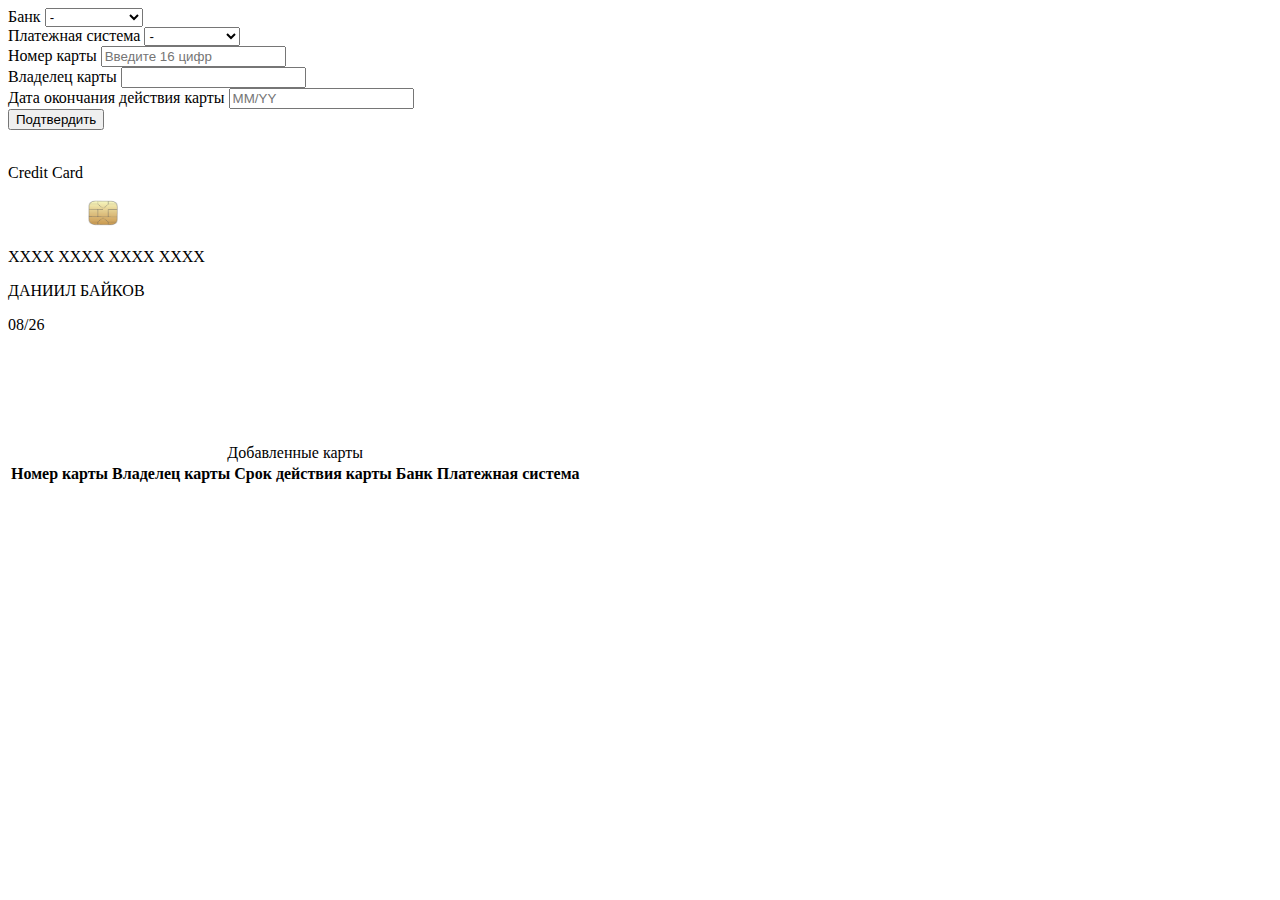
<file: index.html>
<!DOCTYPE html>
<html lang="ru">

<head>
    <meta charset="UTF-8">
    <meta name="viewport" content="width=device-width, initial-scale=1.0">
    <title>Банковские карты</title>
</head>

<body>
    <div class="container">
        <form id="bankForm">
            <label for="bank">Банк</label>
            <select name="select-bank" id="inputBank" title="Выберите ваш банк">
                <option value="">-</option>
                <option value="alfa">Альфа Банк</option>
                <option value="sber">Сбер</option>
                <option value="tbank">Т-Банк</option>
                <option value="vtb">ВТБ</option>
                <option value="default">Другое</option>
            </select>
            <br>

            <label for="payment-system">Платежная система</label>
            <select name="select-payment-system" id="inputPaymentSystem" title="Выберите платежную систему">
                <option value="">-</option>
                <option value="mastercard">Master Card</option>
                <option value="mir">МИР</option>
                <option value="visa">Visa</option>
                <option value="default">Другое</option>
            </select>
            <br>

            <label for="card-number">Номер карты</label>
            <input type="text" name="card-number" id="inputCardNumber" maxlength="19" inputmode="numeric"
                placeholder="Введите 16 цифр" title="Введите номер банковской карты" required>
            <br>

            <label for="card-owner">Владелец карты</label>
            <input type="text" name="card-owner" id="inputCardOwner" title="Введите имя и фамилию владельца карты" required>
            <br>

            <label for="card-number">Дата окончания действия карты</label>
            <input type="text" name="card-date" id="inputCardDate" placeholder="MM/YY" pattern="(0[1-9]|1[0-2])\/[0-9]{2}" maxlength="5" title="Введите дату в формате MM/YY (например, 04/23)" required>
            <br>

            <button type="submit" id="submit" form="bankForm">Подтвердить</button>
        </form>
        <br>
        <div id="card" class="defaultCard">
        </div>
    </div>
    <table class="cardsTable" id="cardsTable">
        <caption>Добавленные карты</caption>
        <tr>
            <th>Номер карты</th>
            <th>Владелец карты</th>
            <th>Срок действия карты</th>
            <th>Банк</th>
            <th>Платежная система</th>
        </tr>
    </table>
    <script type="module" src="script.js"></script>
    <link rel="stylesheet" href="style.css">
</body>

</html>
</file>
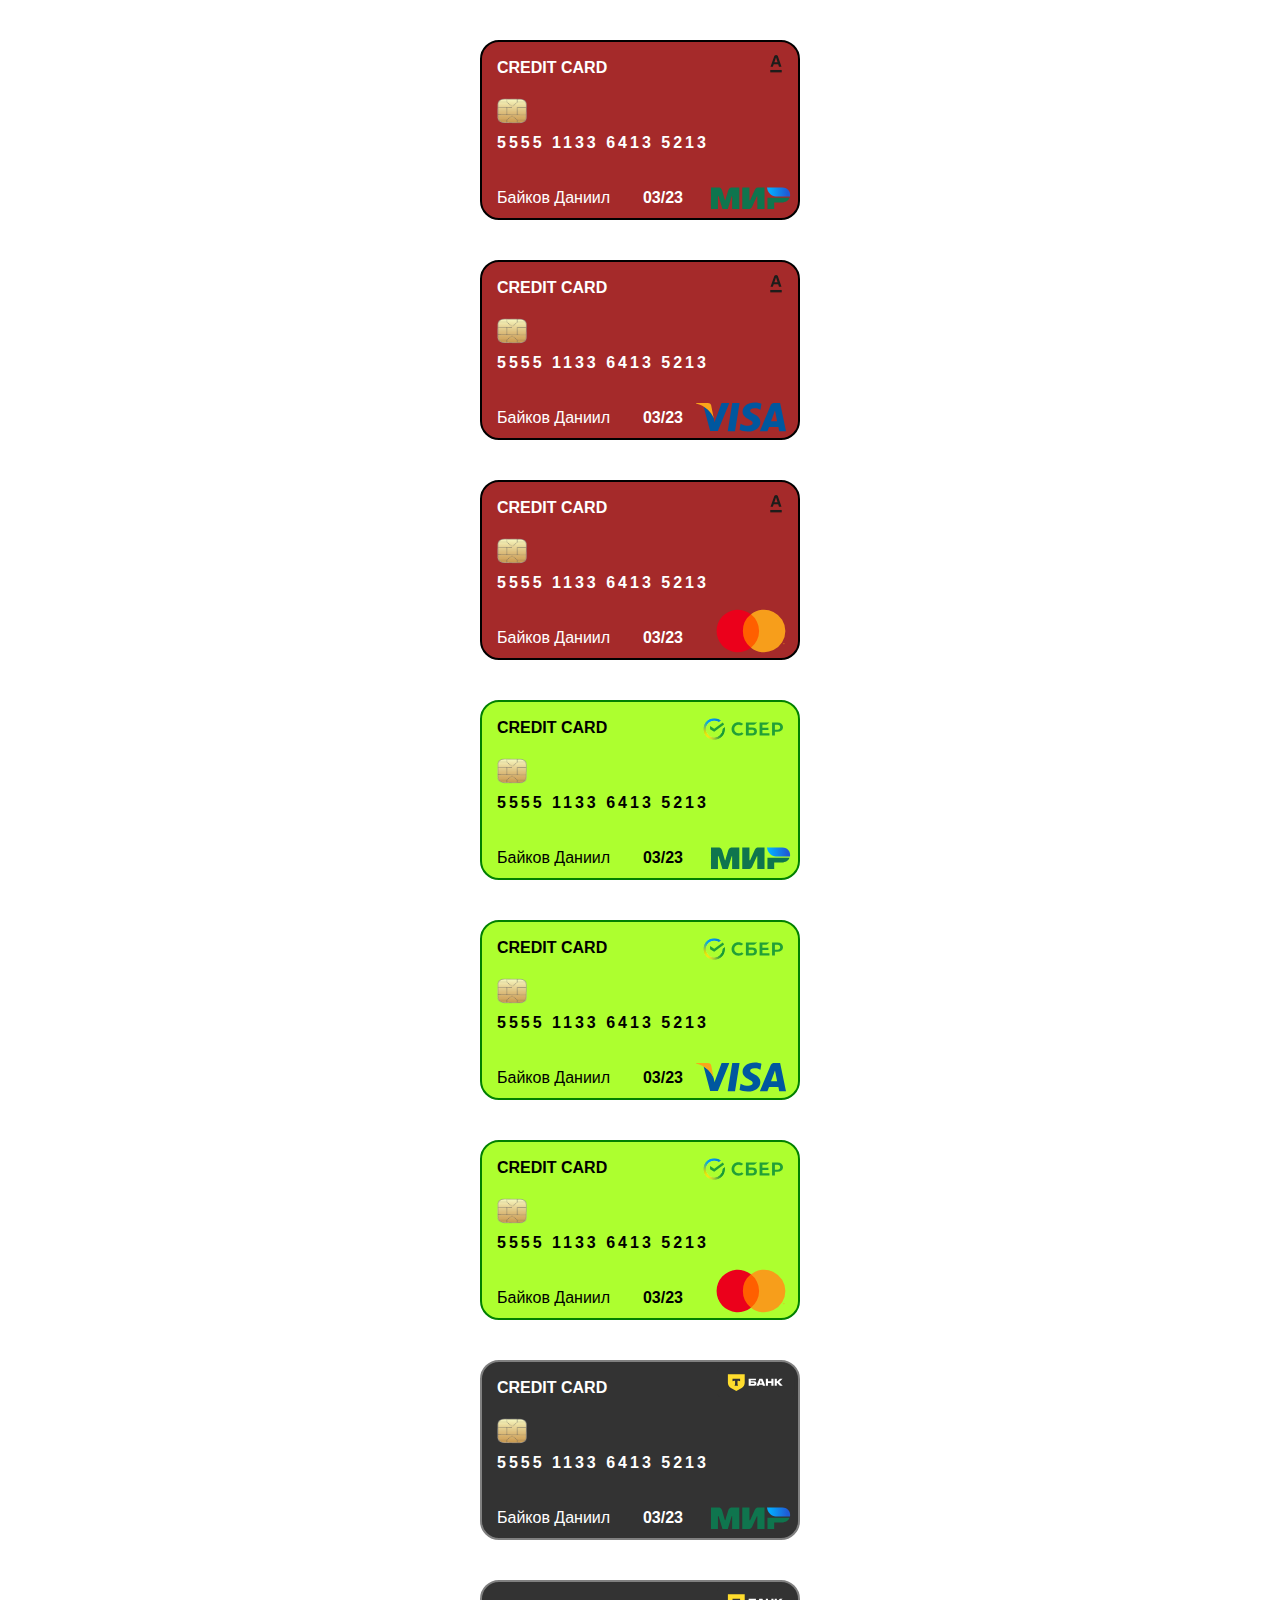
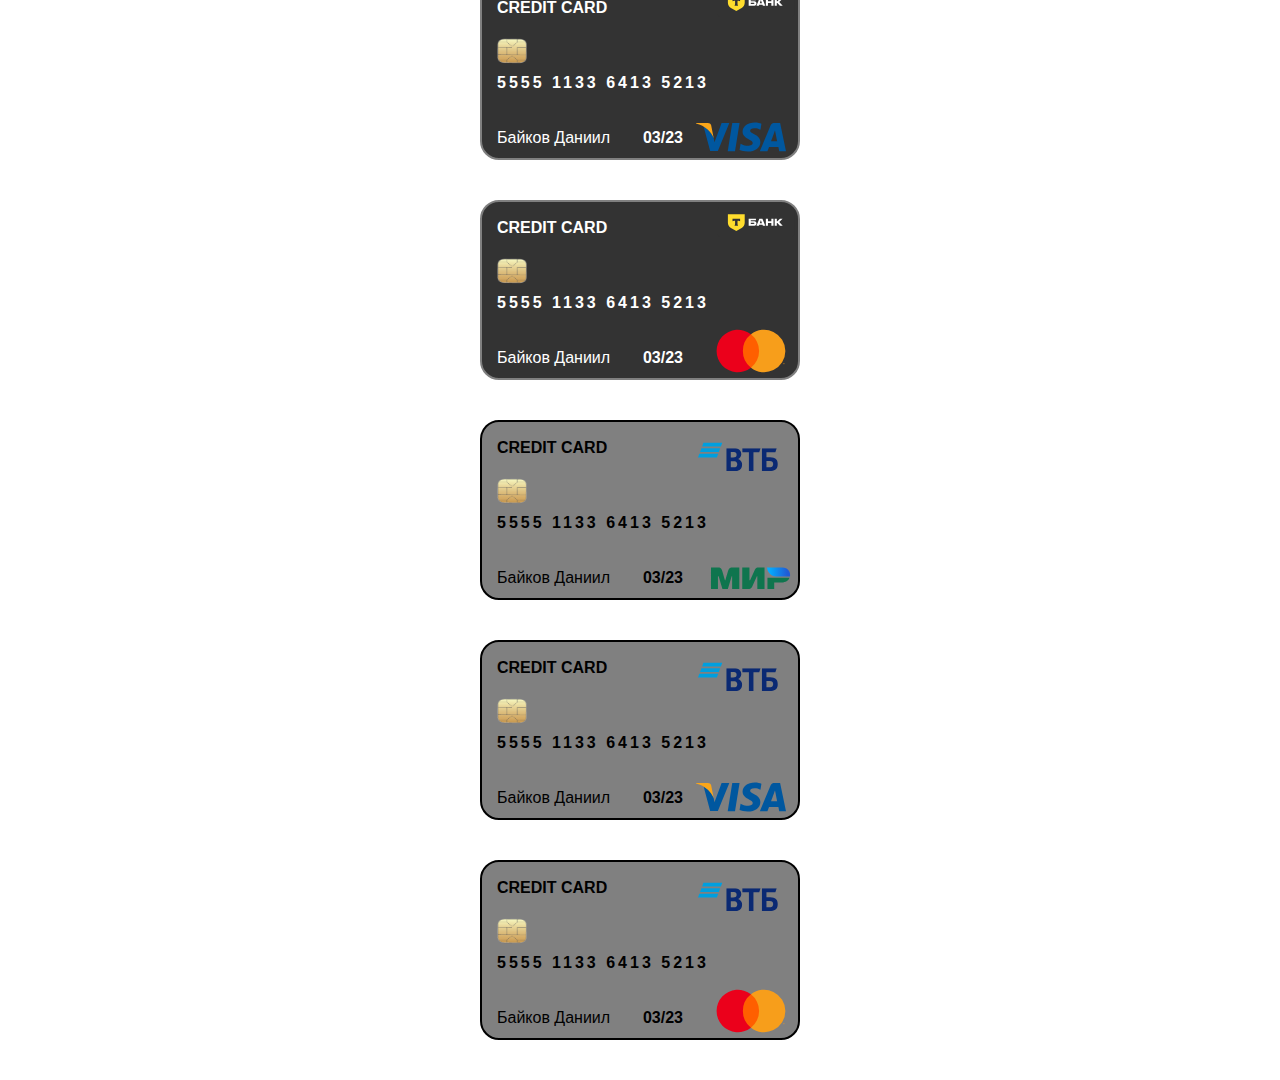
<file: cards/index.html>
<!DOCTYPE html>
<html lang="ru">

<head>
    <meta charset="UTF-8">
    <meta name="viewport" content="width=device-width, initial-scale=1.0">
    <title>Банковские Карты</title>
</head>

<body>
    <div id="container">
    </div>
</body>
<script src="script.js"></script>
<link rel="stylesheet" href="style.css">

</html>
</file>
<file: style.css>
/* #card {
  position: relative;
  width: 320px;
  height: 180px;
  border-radius: 19px;
  margin: 40px auto;
  padding: 20px;
  box-sizing: border-box;
  font-family: Arial, sans-serif;
}

#card-owner {
  position: absolute;
  bottom: -5px;
  left: 15px;
}
#card-number {
  font-size: 22px;
  font-weight: bold;
  letter-spacing: 3px;
  position: absolute;
  bottom: 50px;
  left: 15px;
  font-size: 16px;
  text-transform: uppercase;
}
#date {
  position: absolute;
  bottom: -5px;
  right: 115px;
  font-size: 16px;
  font-weight: 600;
}
#chip {
  position: absolute;
  top: 54px;
  left: 15px;
}
#card-text {
  font-size: 16px;
  text-transform: uppercase;
  font-weight: bold;
  position: absolute;
  left: 15px;
  top: 1px;
}

#mastercard {
  position: absolute;
  bottom: -18px;
  right: 2px;
}
#mir {
  position: absolute;
  bottom: -25px;
  right: 4px;
}
#visa {
  position: absolute;
  bottom: -24px;
  right: 12px;
}

#alfa {
  position: absolute;
  top: 7px;
  right: -18px;
}
#sber {
  position: absolute;
  top: 12px;
  right: 15px;
}
#tbank {
  position: absolute;
  top: 5px;
  right: 2px;
}
#vtb {
  position: absolute;
  top: 20px;
  right: 20px;
}

.alfa-card {
  background: brown;
  border: 2px solid black;
}
.alfa-card #card-owner,
.alfa-card #card-number,
.alfa-card #date,
.alfa-card #card-text {
  color: white;
}

.sber-card {
  border: 2px solid green;
  background: greenyellow;
}

.tbank-card {
  background: rgb(51,51,51);
  border: 2px solid gray;
}
.tbank-card #card-owner,
.tbank-card #card-number,
.tbank-card #date,
.tbank-card #card-text {
  color: white;
}

.vtb-card {
  background: gray;
  border: 2px solid black;
}
   */
</file>
<file: cards/style.css>
#card {
    position: relative;
    width: 320px;
    height: 180px;
    border-radius: 19px;
    margin: 40px auto;
    padding: 20px;
    box-sizing: border-box;
    font-family: Arial, sans-serif;
}

#card-owner {
    position: absolute;
    bottom: -5px;
    left: 15px;
}
#card-number {
    font-size: 22px;
    font-weight: bold;
    letter-spacing: 3px;
    position: absolute;
    bottom: 50px;
    left: 15px;
    font-size: 16px;
    text-transform: uppercase;
}
#date {
    position: absolute;
    bottom: -5px;
    right: 115px;
    font-size: 16px;
    font-weight: 600;
}
#chip {
    position: absolute;
    top: 54px;
    left: 15px;
}
#card-text {
    font-size: 16px;
    text-transform: uppercase;
    font-weight: bold;
    position: absolute;
    left: 15px;
    top: 1px;
}

#mastercard {
    position: absolute;
    bottom: -18px;
    right: 2px;
}
#mir {
    position: absolute;
    bottom: -25px;
    right: 4px;
}
#visa {
    position: absolute;
    bottom: -24px;
    right: 12px;
}

#alfa {
    position: absolute;
    top: 7px;
    right: -18px;
}
#sber {
    position: absolute;
    top: 12px;
    right: 15px;
}
#tbank {
    position: absolute;
    top: 5px;
    right: 2px;
}
#vtb {
    position: absolute;
    top: 20px;
    right: 20px;
}

.alfa-card {
    background: brown;
    border: 2px solid black;
}
.alfa-card #card-owner,
.alfa-card #card-number,
.alfa-card #date,
.alfa-card #card-text {
    color: white;
}

.sber-card {
    border: 2px solid green;
    background: greenyellow;
}

.tbank-card {
    background: rgb(51,51,51);
    border: 2px solid gray;
}
.tbank-card #card-owner,
.tbank-card #card-number,
.tbank-card #date,
.tbank-card #card-text {
    color: white;
}

.vtb-card {
    background: gray;
    border: 2px solid black;
}
</file>
